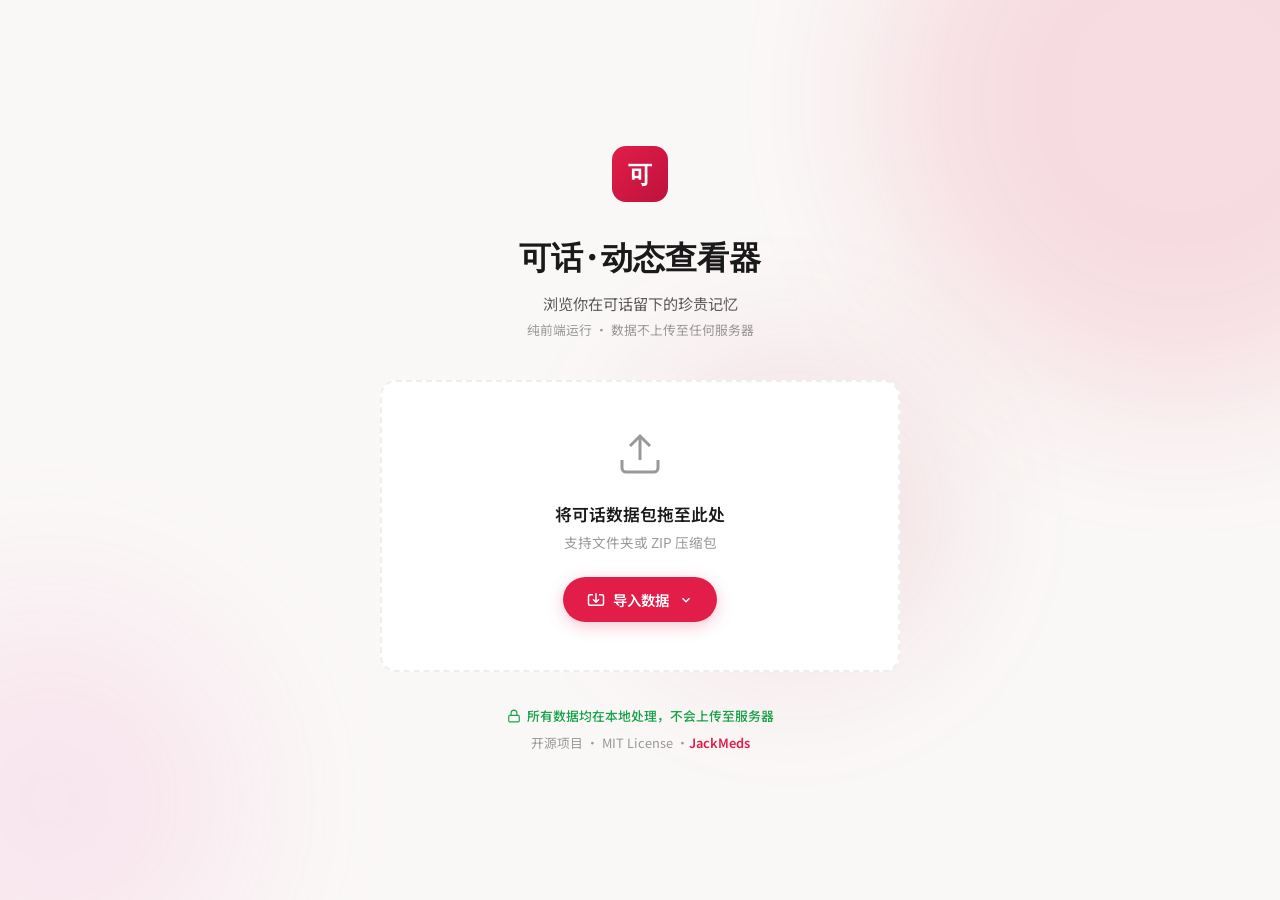
<file: index.html>
<!DOCTYPE html>
<html lang="zh-CN">
<head>
  <meta charset="UTF-8" />
  <meta name="viewport" content="width=device-width, initial-scale=1.0" />
  <meta name="description" content="可话花园：一个纯前端的可话回忆查看站点，离线浏览你在可话留下的文字、图片与视频。" />
  <title>可话花园</title>
  <link rel="preconnect" href="https://fonts.googleapis.com" />
  <link rel="preconnect" href="https://fonts.gstatic.com" crossorigin />
  <link href="https://fonts.googleapis.com/css2?family=Outfit:wght@300;400;500;600;700;800&family=Noto+Sans+SC:wght@300;400;500;600;700&display=swap" rel="stylesheet" />
  <script type="module" crossorigin src="./assets/index-iZLH1LtM.js"></script>
  <link rel="stylesheet" crossorigin href="./assets/index-CkJBgQIL.css">
</head>
<body>
  <div id="root"></div>
</body>
</html>
</file>
<file: assets/index-CkJBgQIL.css>
:root{--accent: #e11d48;--accent-light: #fff1f2;--accent-glow: rgba(225, 29, 72, .25);--bg-primary: #faf8f7;--bg-card: #ffffff;--bg-glass: rgba(255, 255, 255, .75);--text-primary: #1a1a1a;--text-secondary: #5a5a5a;--text-muted: #999;--border: #eee;--border-light: #f0f0f0;--sidebar-w: 260px;--topbar-h: 56px;--radius: 16px;--radius-sm: 10px;--ease-out: cubic-bezier(.16, 1, .3, 1)}*,*:before,*:after{box-sizing:border-box;margin:0;padding:0}html{scroll-behavior:smooth}body{font-family:Noto Sans SC,Outfit,-apple-system,sans-serif;background:var(--bg-primary);color:var(--text-primary);line-height:1.6;-webkit-font-smoothing:antialiased;overflow-x:hidden}a{color:var(--accent);text-decoration:none}a:hover{text-decoration:underline}button{font-family:inherit}.app-layout{display:flex;min-height:100vh}.sidebar{position:fixed;left:0;top:0;bottom:0;width:var(--sidebar-w);background:var(--bg-card);border-right:1px solid var(--border);overflow-y:auto;z-index:100;display:flex;flex-direction:column;padding-bottom:32px}.sidebar-header{padding:28px 20px 12px;border-bottom:1px solid var(--border-light)}.logo-area{display:flex;align-items:center;gap:12px}.logo-icon{width:40px;height:40px;border-radius:10px;overflow:hidden;flex-shrink:0;display:flex;align-items:center;justify-content:center}.logo-icon-img{width:100%;height:100%;object-fit:contain}.logo-text h1{font-size:1.25rem;font-weight:700;font-family:Outfit,sans-serif;color:var(--accent);line-height:1.2}.logo-sub{font-size:.75rem;color:var(--text-muted);font-weight:400}.sidebar-section{padding:16px 20px 0}.section-label{font-size:.7rem;font-weight:600;color:var(--text-muted);text-transform:uppercase;letter-spacing:.08em;margin-bottom:10px}.user-list{display:flex;flex-direction:column;gap:4px}.user-item{display:flex;align-items:center;gap:12px;padding:10px 14px;border-radius:var(--radius-sm);cursor:pointer;transition:all .2s var(--ease-out);border:1px solid transparent}.user-item:hover{background:var(--bg-primary)}.user-item.active{background:var(--accent-light);border-color:#e11d4826}.user-avatar{width:36px;height:36px;border-radius:50%;background:linear-gradient(135deg,var(--accent),#be123c);display:flex;align-items:center;justify-content:center;color:#fff;font-weight:700;font-size:.85rem;overflow:hidden;flex-shrink:0}.user-avatar img{width:100%;height:100%;object-fit:cover;background:#fff}.user-name{font-weight:500;font-size:.9rem}.year-filter{display:flex;flex-wrap:wrap;gap:6px}.year-btn{padding:6px 14px;border-radius:20px;border:1px solid var(--border-light);background:transparent;color:var(--text-secondary);font-size:.8rem;font-weight:500;cursor:pointer;transition:all .3s var(--ease-out);font-family:inherit}.year-btn:hover{background:var(--bg-primary);color:var(--text-primary)}.year-btn.active{background:#e11d4814;color:var(--accent);border-color:#e11d4833;font-weight:700}.month-strip{display:flex;flex-wrap:wrap;gap:4px;margin-top:10px}.month-btn{padding:4px 10px;border-radius:14px;border:1px solid var(--border-light);background:transparent;color:var(--text-muted);font-size:.72rem;font-weight:500;cursor:pointer;transition:all .3s var(--ease-out);font-family:inherit}.month-btn:hover{color:var(--text-secondary);background:var(--bg-primary)}.month-btn.active{background:var(--accent);color:#fff;border-color:var(--accent);box-shadow:0 2px 8px var(--accent-glow);font-weight:600}.week-strip{display:flex;margin-top:14px;gap:4px;justify-content:space-between}.week-day{display:flex;flex-direction:column;align-items:center;padding:8px 0;width:32px;border-radius:12px;transition:all .3s var(--ease-out);color:var(--text-muted)}.week-day .wd-label{font-size:.65rem;font-weight:500;margin-bottom:4px}.week-day .wd-date{font-size:.85rem;font-weight:600;font-family:Outfit,sans-serif}.week-day.active{background:var(--accent);color:#fff;box-shadow:0 4px 12px var(--accent-glow);transform:translateY(-2px)}.week-day.active .wd-label{color:#fffc}.stats-panel{display:grid;grid-template-columns:1fr 1fr 1fr;gap:8px}.stat-card{background:var(--bg-primary);border-radius:var(--radius-sm);padding:12px 8px;text-align:center;border:1px solid var(--border-light);transition:transform .2s}.stat-card:hover{transform:translateY(-2px)}.stat-value{font-size:1.3rem;font-weight:700;font-family:Outfit,sans-serif;color:var(--accent);line-height:1.2}.stat-label{font-size:.7rem;color:var(--text-muted);margin-top:2px}.sidebar-actions{margin-top:auto;padding-top:16px}.btn-ghost{display:flex;align-items:center;gap:8px;padding:8px 14px;border-radius:var(--radius-sm);border:none;background:transparent;color:var(--text-muted);font-size:.8rem;cursor:pointer;transition:all .2s;width:100%}.btn-ghost:hover{background:var(--bg-primary);color:var(--text-secondary)}.cache-notice{padding:12px;border-radius:var(--radius-sm);background:#fffbeb;border:1px solid #fde68a;font-size:.8rem;color:#92400e}.cache-notice p{margin-bottom:8px}.btn-sm{font-size:.75rem!important;padding:6px 12px!important}.sidebar-footer{padding:0 20px 20px;margin-top:8px}.footer-divider{height:1px;background:var(--border-light);margin-bottom:14px}.footer-license{font-size:.7rem;color:var(--text-muted);text-align:center;margin-bottom:8px;font-weight:500}.footer-links{display:flex;align-items:center;justify-content:center;gap:6px;font-size:.72rem}.footer-links a{display:flex;align-items:center;gap:3px;color:var(--text-muted);text-decoration:none;transition:color .2s}.footer-links a:hover{color:var(--accent);text-decoration:none}.footer-dot{color:var(--border);font-size:.6rem}.footer-disclaimer{text-align:center;font-size:.62rem;color:var(--border);margin-top:8px;font-style:italic}.mobile-topbar{display:none;position:fixed;top:0;left:0;right:0;height:var(--topbar-h);background:var(--bg-glass);backdrop-filter:blur(20px);-webkit-backdrop-filter:blur(20px);border-bottom:1px solid var(--border);z-index:90;align-items:center;padding:0 16px;gap:12px}.menu-btn{background:none;border:none;color:var(--text-primary);cursor:pointer;padding:4px}.topbar-title{font-weight:600;font-size:1rem}.topbar-user{margin-left:auto;font-size:.85rem;color:var(--accent);font-weight:500}.sidebar-overlay{display:none;position:fixed;top:0;right:0;bottom:0;left:0;background:#0009;z-index:95}.sidebar-overlay.visible{display:block}.main-content{flex:1;margin-left:var(--sidebar-w);min-height:100vh;padding:0 24px 60px}.feed{padding-top:32px}.feed-header{display:flex;align-items:center;justify-content:space-between;position:sticky;top:0;z-index:10;background:var(--bg-glass);backdrop-filter:blur(20px);-webkit-backdrop-filter:blur(20px);padding:16px 24px;margin:0 -24px 24px;border-bottom:1px solid var(--border)}.feed-title h2{font-size:1.3rem;font-weight:700;font-family:Outfit,sans-serif}.feed-subtitle{font-size:.8rem;color:var(--text-muted);font-weight:400}.view-toggle{display:flex;gap:0;background:#fff9;-webkit-backdrop-filter:blur(16px);backdrop-filter:blur(16px);border-radius:24px;border:1px solid var(--border);padding:3px;box-shadow:0 2px 8px #0000000a}.vt-btn{display:flex;align-items:center;gap:6px;padding:6px 16px;border-radius:20px;border:none;background:transparent;color:var(--text-muted);font-size:.8rem;font-weight:500;cursor:pointer;transition:all .3s var(--ease-out)}.vt-btn:hover{color:var(--text-primary)}.vt-btn.active{background:#fff;color:var(--accent);font-weight:600;box-shadow:0 2px 10px #0000000f}.posts-container{max-width:720px;margin:0 auto}.date-divider{display:flex;align-items:center;gap:16px;margin:32px 0 20px;padding:0 4px}.date-divider-line{flex:1;height:1px;background:var(--border)}.date-divider-text{font-size:.8rem;color:var(--text-muted);font-weight:600;white-space:nowrap;letter-spacing:.04em}.post-card{background:var(--bg-card);border-radius:var(--radius);padding:20px 24px;margin-bottom:16px;border:1px solid var(--border-light);box-shadow:0 1px 4px #00000008;transition:transform .2s,box-shadow .2s;content-visibility:auto;contain-intrinsic-size:auto 200px;animation:cardIn .4s var(--ease-out) both}.post-card:hover{transform:translateY(-2px);box-shadow:0 8px 24px #0000000f}@keyframes cardIn{0%{opacity:0;transform:translateY(16px)}to{opacity:1;transform:translateY(0)}}.post-date{display:flex;align-items:center;gap:8px;font-size:.78rem;color:var(--text-muted);font-weight:500;margin-bottom:10px;font-family:Outfit,sans-serif}.post-date-dot{width:6px;height:6px;border-radius:50%;background:var(--accent);flex-shrink:0}.post-text{font-size:.95rem;line-height:1.75;color:var(--text-primary);white-space:pre-wrap}.post-images{display:grid;gap:4px;margin-top:12px;border-radius:var(--radius-sm);overflow:hidden}.post-images.grid-1{grid-template-columns:1fr}.post-images.grid-2{grid-template-columns:1fr 1fr}.post-images.grid-3{grid-template-columns:1fr 1fr 1fr}.post-images.grid-4{grid-template-columns:1fr 1fr}.post-images.grid-5,.post-images.grid-6,.post-images.grid-7,.post-images.grid-8,.post-images.grid-9{grid-template-columns:1fr 1fr 1fr}.post-img-wrapper{position:relative;overflow:hidden;cursor:pointer;aspect-ratio:1;background:var(--bg-primary);border-radius:4px;transition:transform .3s}.post-img-wrapper:hover{transform:scale(1.03)}.post-img-wrapper img,.post-images.grid-1 .post-img-wrapper{aspect-ratio:auto}.post-img-wrapper img{width:100%;height:100%;object-fit:cover;display:block}.img-placeholder,.video-placeholder{width:100%;height:100%;display:flex;align-items:center;justify-content:center;background:var(--bg-primary);color:var(--text-muted);font-size:1.5rem}.post-videos{margin-top:12px}.post-video-wrapper{margin-bottom:8px;border-radius:var(--radius-sm);overflow:hidden}.post-video-wrapper video{width:100%;max-height:400px;background:#000;border-radius:var(--radius-sm)}.load-more{display:flex;justify-content:center;padding:32px 0}.spinner{width:28px;height:28px;border:3px solid var(--border);border-top-color:var(--accent);border-radius:50%;animation:spin .8s linear infinite}@keyframes spin{to{transform:rotate(360deg)}}.no-posts{text-align:center;padding:60px 20px;color:var(--text-muted)}.no-posts-icon{font-size:3rem;margin-bottom:12px}.timeline-indicator{position:fixed;right:24px;top:50%;transform:translateY(-50%);z-index:200;opacity:0;pointer-events:none;transition:opacity .5s var(--ease-out),transform .5s}.timeline-indicator.visible{opacity:1;transform:translateY(-50%) translate(0)}.ti-wheel{display:flex;flex-direction:column;align-items:center;justify-content:center;background:#fff6;backdrop-filter:blur(24px) saturate(180%);-webkit-backdrop-filter:blur(24px) saturate(180%);border:1px solid rgba(255,255,255,.6);border-radius:24px;padding:16px 8px;box-shadow:0 10px 40px #0000000d,inset 0 1px #fff;min-width:80px;position:relative;overflow:hidden}.ti-wheel-item{font-size:.75rem;color:var(--text-muted);font-weight:500;letter-spacing:.05em;opacity:.4;height:24px;line-height:24px;transition:all .3s ease;white-space:nowrap}.ti-wheel-item.prev{transform:scale(.9) translateY(4px) rotateX(20deg)}.ti-wheel-item.next{transform:scale(.9) translateY(-4px) rotateX(-20deg)}.ti-wheel-item.curr{opacity:1;transform:scale(1);height:auto;margin:8px 0}.ti-wheel-curr-inner{display:flex;flex-direction:column;align-items:center;justify-content:center;position:relative;padding:12px 14px;border-radius:16px;background:#fff;box-shadow:0 4px 15px #e11d481a}.ti-year{font-size:.7rem;font-weight:700;color:var(--text-muted);letter-spacing:.1em;text-transform:uppercase;margin-bottom:4px}.ti-month{font-size:1.6rem;font-weight:800;color:var(--accent);line-height:1;letter-spacing:-.02em}.ti-day{font-size:.85rem;color:var(--text-primary);font-weight:700;margin-top:4px}.gallery-section{margin-bottom:32px}.gallery-section-header{font-size:.95rem;font-weight:700;color:var(--text-primary);margin-bottom:12px;padding:8px 0;border-bottom:1px solid var(--border-light);font-family:Outfit,sans-serif}.gallery-grid{display:grid;grid-template-columns:repeat(auto-fill,minmax(120px,1fr));gap:6px}.gallery-cell{position:relative;aspect-ratio:1;overflow:hidden;border-radius:8px;cursor:pointer;background:var(--bg-primary);transition:transform .3s var(--ease-out),box-shadow .3s}.gallery-cell:hover{transform:scale(1.05);z-index:2;box-shadow:0 8px 24px #0000001f}.gallery-cell img,.gallery-cell video{width:100%;height:100%;object-fit:cover;display:block}.gallery-cell-date{position:absolute;bottom:4px;left:4px;background:#00000080;color:#fff;font-size:.6rem;padding:2px 6px;border-radius:6px;-webkit-backdrop-filter:blur(8px);backdrop-filter:blur(8px)}.gallery-play-icon{position:absolute;top:50%;left:50%;transform:translate(-50%,-50%);width:40px;height:40px;display:flex;align-items:center;justify-content:center;background:#ffffff26;-webkit-backdrop-filter:blur(8px);backdrop-filter:blur(8px);border-radius:50%;border:1px solid rgba(255,255,255,.3)}.lightbox{display:none;position:fixed;top:0;right:0;bottom:0;left:0;z-index:1000;background:#000000eb;-webkit-backdrop-filter:blur(40px);backdrop-filter:blur(40px);align-items:center;justify-content:center}.lightbox.visible{display:flex}.lightbox-content{display:flex;align-items:center;justify-content:center}.lightbox-content img{max-width:90vw;max-height:85vh;object-fit:contain;border-radius:12px}.lightbox-close{position:absolute;top:16px;right:16px;z-index:10;background:#ffffff1a;border:1px solid rgba(255,255,255,.2);border-radius:50%;width:44px;height:44px;display:flex;align-items:center;justify-content:center;cursor:pointer;color:#fff;transition:background .2s}.lightbox-close:hover{background:#fff3}.lightbox-nav{position:absolute;top:50%;transform:translateY(-50%);background:#ffffff1a;border:1px solid rgba(255,255,255,.2);border-radius:50%;width:52px;height:52px;display:flex;align-items:center;justify-content:center;cursor:pointer;color:#fff;transition:all .2s}.lightbox-nav:hover{background:#fff3}.lightbox-prev{left:16px}.lightbox-next{right:16px}.lightbox-placeholder{color:#ffffff80;font-size:1.2rem;display:flex;align-items:center;justify-content:center;min-height:200px}.welcome-page{min-height:100vh;display:flex;align-items:center;justify-content:center;background:var(--bg-primary);padding:20px;position:relative;overflow:hidden}.welcome-container{max-width:520px;width:100%;text-align:center;position:relative;z-index:1}.welcome-graphic{position:fixed;top:0;right:0;bottom:0;left:0;pointer-events:none;overflow:hidden}.welcome-orb{position:absolute;border-radius:50%;filter:blur(80px);opacity:.12}.orb-1{width:600px;height:600px;top:-200px;right:-200px;background:var(--accent);animation:float1 20s ease-in-out infinite}.orb-2{width:400px;height:400px;bottom:-100px;left:-150px;background:#f472b6;animation:float2 25s ease-in-out infinite}.orb-3{width:300px;height:300px;top:40%;left:50%;background:#be123c;animation:float3 18s ease-in-out infinite}@keyframes float1{0%,to{transform:translate(0)}50%{transform:translate(-40px,60px)}}@keyframes float2{0%,to{transform:translate(0)}50%{transform:translate(50px,-40px)}}@keyframes float3{0%,to{transform:translate(-50%)}50%{transform:translate(-50%,40px)}}.welcome-logo{margin-bottom:24px}.welcome-title{font-size:2rem;font-weight:800;font-family:Outfit,sans-serif;color:var(--text-primary);margin-bottom:8px}.welcome-desc{color:var(--text-secondary);font-size:.95rem;margin-bottom:40px;line-height:1.6}.upload-zone{background:var(--bg-card);border:2px dashed var(--border);border-radius:var(--radius);padding:48px 32px;transition:all .3s var(--ease-out);position:relative}.upload-zone.drag-over{border-color:var(--accent);background:var(--accent-light);transform:scale(1.02)}.upload-icon{color:var(--text-muted);margin-bottom:16px}.upload-main-text{font-size:1.05rem;font-weight:600;color:var(--text-primary);margin-bottom:4px}.upload-sub-text{font-size:.85rem;color:var(--text-muted);margin-bottom:24px}.upload-btns{display:flex;gap:12px;justify-content:center;flex-wrap:wrap}.import-btn-wrapper{position:relative}.import-menu{position:absolute;top:calc(100% + 8px);left:50%;transform:translate(-50%);background:var(--bg-card);border:1px solid var(--border);border-radius:var(--radius);box-shadow:0 12px 40px #0000001f;min-width:260px;overflow:hidden;z-index:100;animation:menuSlideIn .2s ease-out}@keyframes menuSlideIn{0%{opacity:0;transform:translate(-50%) translateY(-8px)}to{opacity:1;transform:translate(-50%) translateY(0)}}.import-menu-item{display:flex;align-items:center;gap:12px;width:100%;padding:14px 18px;border:none;background:transparent;cursor:pointer;transition:background .15s;text-align:left}.import-menu-item:hover{background:var(--bg-primary)}.import-menu-item+.import-menu-item{border-top:1px solid var(--border-light)}.import-menu-item svg{color:var(--accent);flex-shrink:0}.import-menu-title{display:block;font-size:.88rem;font-weight:600;color:var(--text-primary)}.import-menu-desc{display:block;font-size:.72rem;color:var(--text-muted);margin-top:2px}.btn-primary{display:flex;align-items:center;gap:8px;padding:12px 24px;border-radius:24px;border:none;background:var(--accent);color:#fff;font-size:.9rem;font-weight:600;cursor:pointer;transition:all .3s;box-shadow:0 4px 16px var(--accent-glow)}.btn-primary:hover{transform:translateY(-2px);box-shadow:0 8px 24px var(--accent-glow)}.btn-secondary{display:flex;align-items:center;gap:8px;padding:12px 24px;border-radius:24px;border:1px solid var(--border);background:var(--bg-card);color:var(--text-secondary);font-size:.9rem;font-weight:500;cursor:pointer;transition:all .3s}.btn-secondary:hover{border-color:var(--accent);color:var(--accent)}.upload-loading{padding:20px 0}.upload-progress{color:var(--text-secondary);font-size:.9rem;margin-top:16px;animation:pulse 2s ease-in-out infinite}@keyframes pulse{0%,to{opacity:1}50%{opacity:.5}}.welcome-footer{margin-top:32px}.welcome-footer p{font-size:.8rem;color:var(--text-muted);line-height:1.8}.welcome-privacy{display:flex;align-items:center;justify-content:center;gap:6px;color:#16a34a!important;font-weight:500}.welcome-note{font-size:.8rem;color:var(--text-muted);font-weight:400}.welcome-oss{font-size:.75rem;color:var(--text-muted);margin-top:4px}.welcome-oss a{color:var(--accent);font-weight:600}.scroll-top-btn{position:fixed;bottom:24px;right:24px;z-index:300;width:44px;height:44px;border-radius:50%;background:var(--bg-card);border:1px solid var(--border);box-shadow:0 4px 16px #00000014;display:flex;align-items:center;justify-content:center;cursor:pointer;color:var(--accent);transition:all .3s var(--ease-out)}.scroll-top-btn:hover{transform:translateY(-3px);background:var(--accent);color:#fff;box-shadow:0 8px 24px var(--accent-glow)}.gallery-cell-error{display:flex;align-items:center;justify-content:center;font-size:1.5rem;color:var(--text-muted);background:var(--bg-primary)}@media(max-width:768px){.sidebar{transform:translate(-100%);transition:transform .3s var(--ease-out);box-shadow:none}.sidebar.open{transform:translate(0);box-shadow:8px 0 24px #0000001a}.mobile-topbar{display:flex}.main-content{margin-left:0;padding-top:var(--topbar-h)}.feed-header{top:var(--topbar-h)}.timeline-indicator{right:12px}.scroll-top-btn{bottom:16px;right:16px}.gallery-grid{grid-template-columns:repeat(auto-fill,minmax(100px,1fr))}}@media(max-width:480px){.post-card{padding:16px}.feed-header{padding:12px 16px}.welcome-title{font-size:1.5rem}.upload-zone{padding:32px 20px}}
</file>
